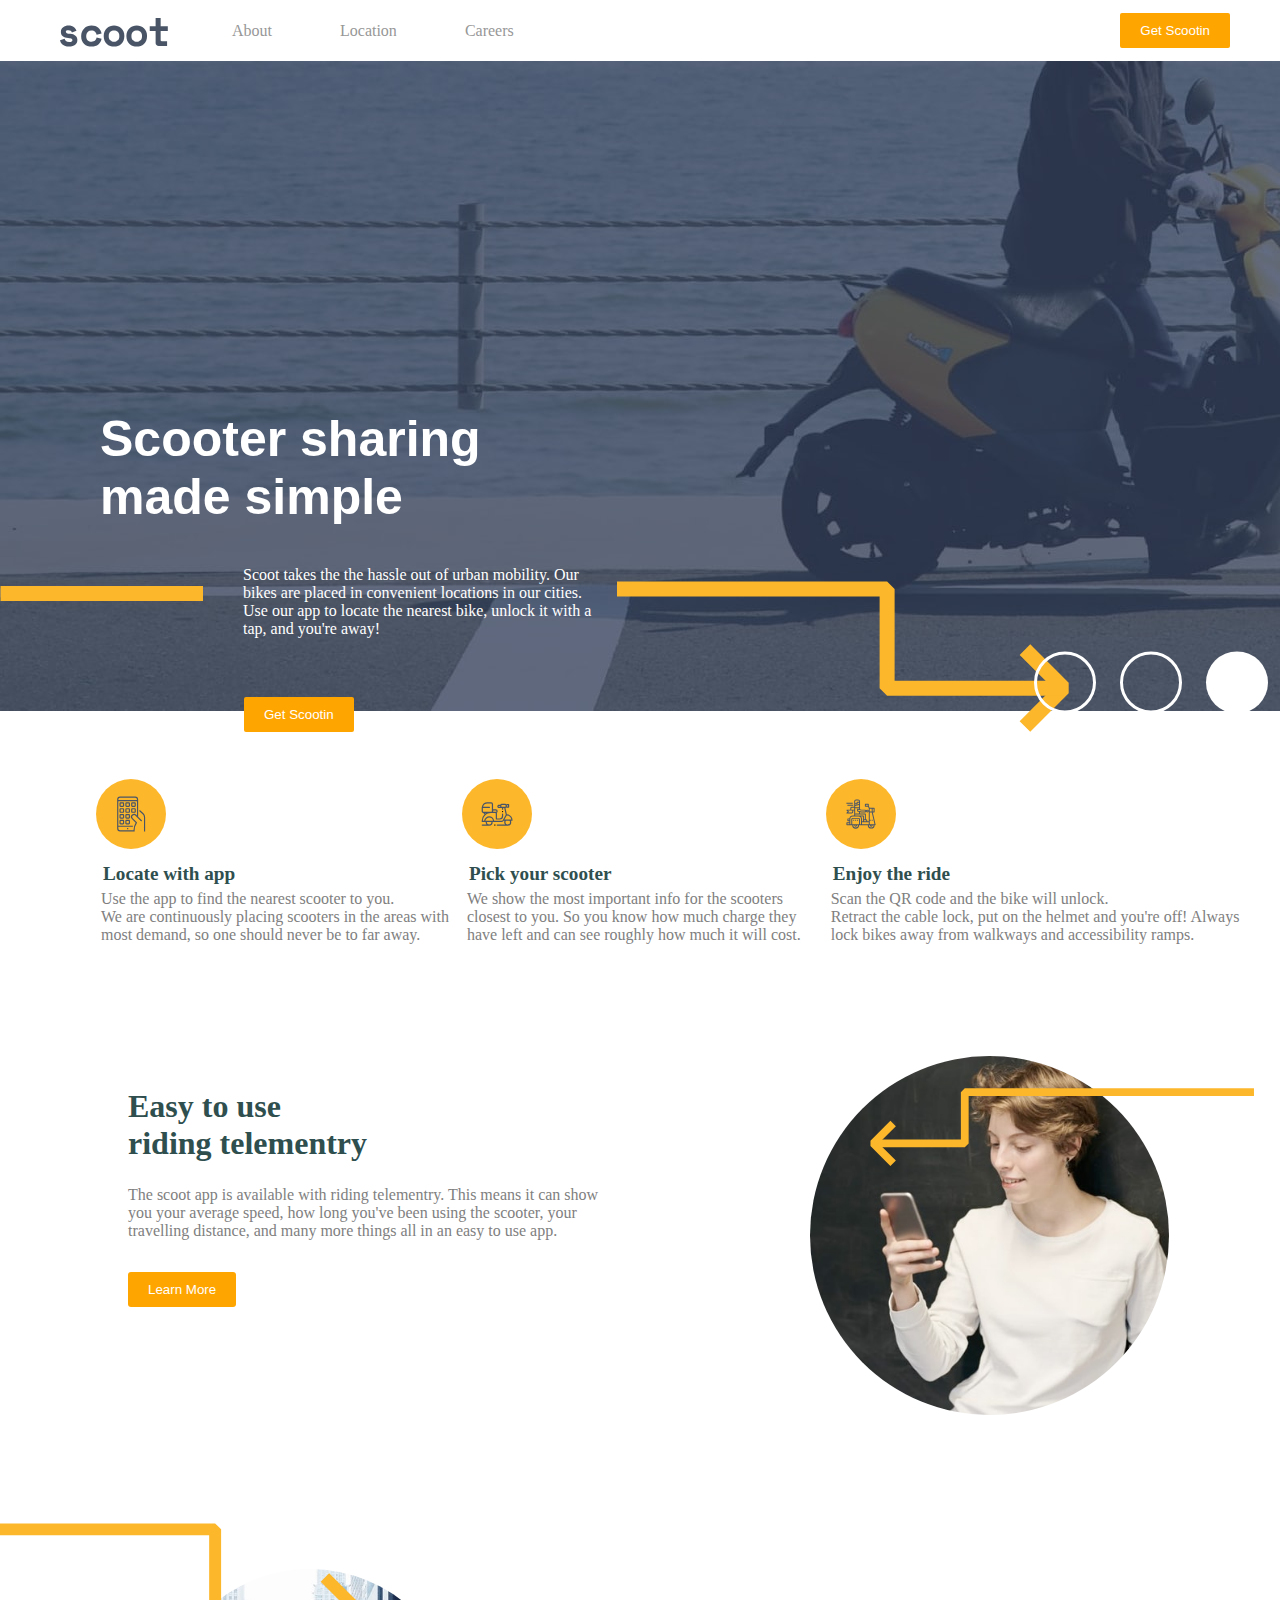
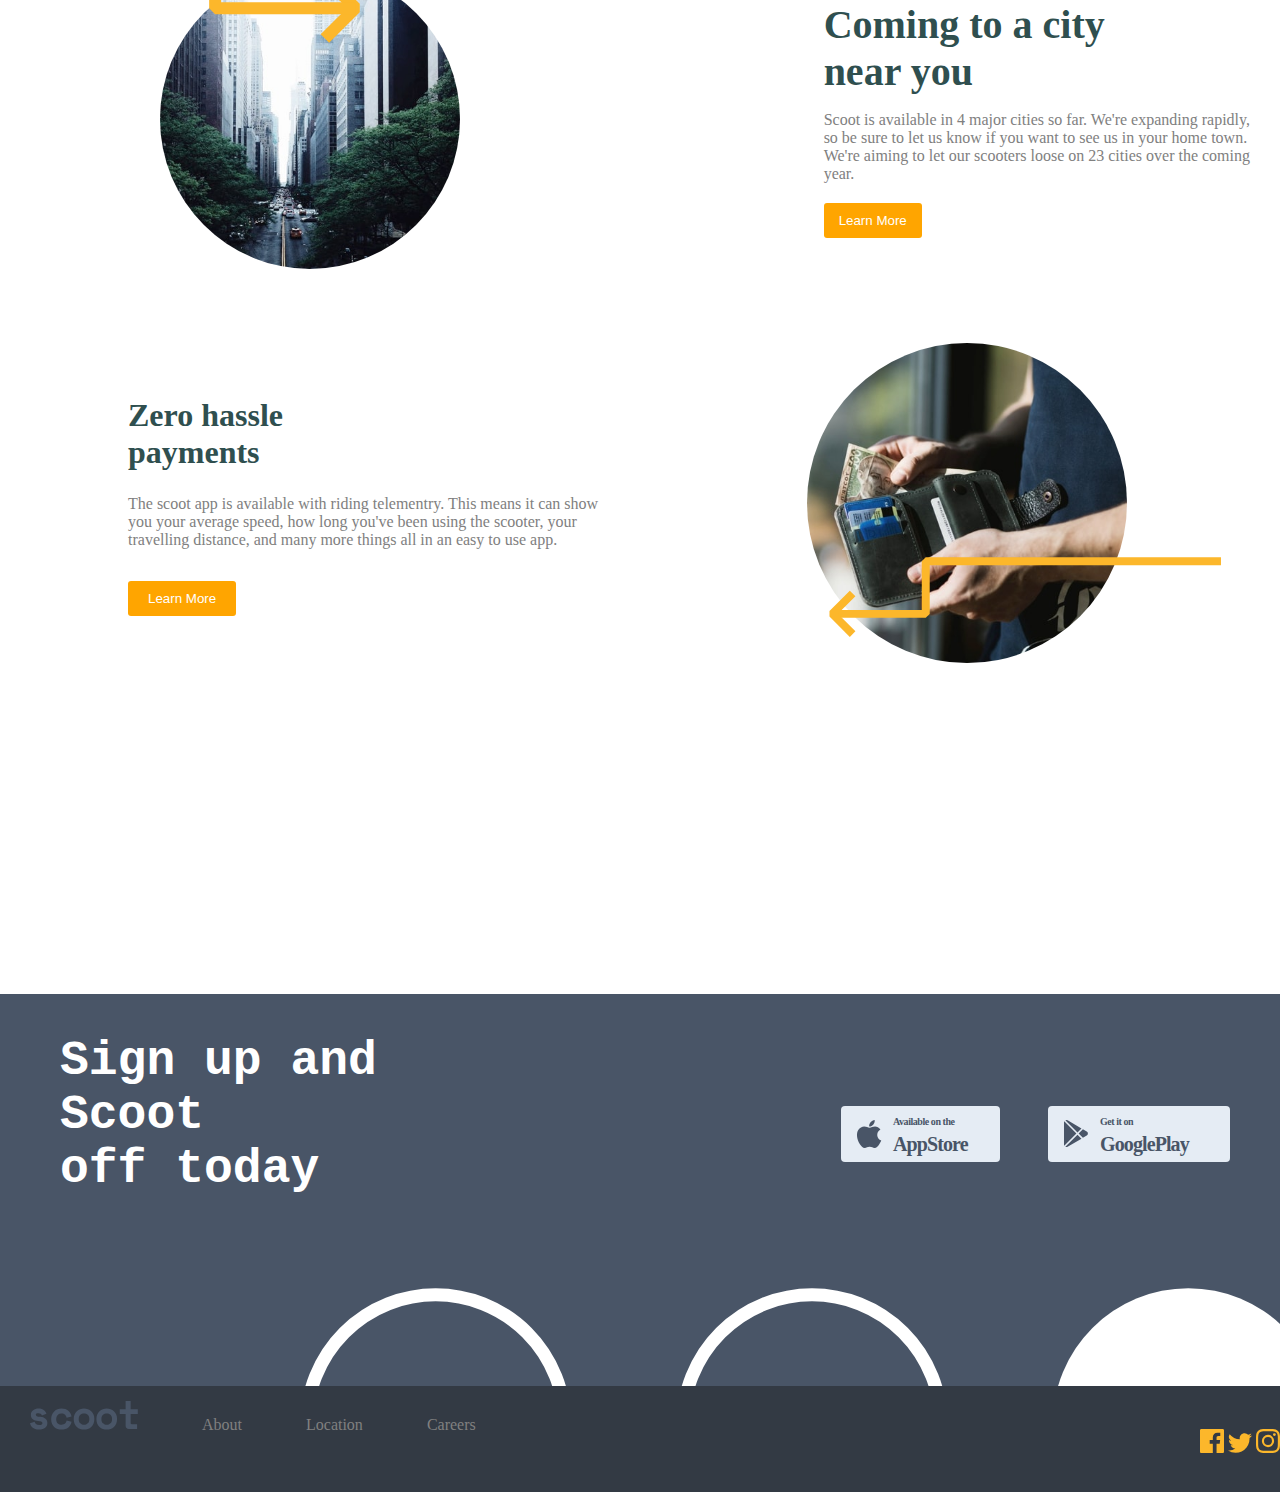
<file: scoot-multi-page-website/index.html>
<!DOCTYPE html>
<html lang="en">
  <head>
    <meta charset="UTF-8" />
    <meta name="viewport" content="width=device-width, initial-scale=1.0" />
    <link rel="stylesheet" href="css/style.css" />
    <link rel="stylesheet" href="css/responsive.css" />
    <link
      rel="stylesheet"
      href="https://cdnjs.cloudflare.com/ajax/libs/font-awesome/6.4.0/css/all.min.css"
      integrity="sha512-iecdLmaskl7CVkqkXNQ/ZH/XLlvWZOJyj7Yy7tcenmpD1ypASozpmT/E0iPtmFIB46ZmdtAc9eNBvH0H/ZpiBw=="
      crossorigin="anonymous"
      referrerpolicy="no-referrer"
    />
    <title>Scoot multipage website</title>
  </head>

  <body>
    <header class="header">
      <div class="header-content">
        <div class="app">
          <a href="./index.html" class="scoot-image"
            ><img src="./assets/logo.svg"
          /></a>
          <nav class="nav-bar">
            <a href="./html/about.html">About</a>
            <a href="./html/locations.html">Location</a>
            <a href="./html/careers.html">Careers</a>
          </nav>
        </div>
        <button class="get">Get Scootin</button>
        <div class="nav-mobile">
          <i class="fa-solid fa-bars"></i>
        </div>
      </div>

      <div class="dropdown-menu">
        <li><a href="./html/about.html">About</a></li>
        <li><a href="./html/locations.html">Location</a></li>
        <li><a href="./html/careers.html">Careers</a></li>

        <button class="getting">Get Scootin</button>
      </div>
    </header>
    <div class="bike">
      <img src=./assets/images/home-hero-desktop.jpg class="hello">
      <div class="bike-content">
        <h1 class="scooter">
          Scooter sharing <br />
          made simple
        </h1>
        <div class="timeless">
          <img src="./assets/patterns/line.svg" class="image-line" />
          <div class="ride_paragraph">
            <p class="ride">
              Scoot takes the the hassle out of urban mobility. Our bikes are
              placed in convenient locations in our cities. Use our app to
              locate the nearest bike, unlock it with a tap, and you're away!
            </p>
          </div>
          <div class="shapes">
            <img src="./assets/patterns/right-arrow.svg" class="right_arrow" />
            <img src="./assets/patterns/white-circles.svg" class="closed" />
          </div>
        </div>

        <button class="button">Get Scootin</button>
      </div>
    </div>

    <div class="options">
      <div class="idea">
        <img src="./assets/icons/locate.svg" />
        <p class="choice">Locate with app</p>
        <p class="writing">
          Use the app to find the nearest scooter to you.<br class="break" />We
          are continuously placing scooters in the areas with most demand, so
          one should never be to far away.
        </p>
      </div>

      <div class="idea">
        <img src="assets/icons/scooter.svg" />
        <p class="choice">Pick your scooter</p>
        <p class="writing">
          We show the most important info for the scooters<br class="break" />
          closest to you. So you know how much charge they have left and can see
          roughly how much it will cost.
        </p>
      </div>

      <div class="idea">
        <img src="./assets/icons/ride.svg" />
        <p class="choice">Enjoy the ride</p>
        <p class="writing">
          Scan the QR code and the bike will unlock.<br class="break" />
          Retract the cable lock, put on the helmet and you're off! Always lock
          bikes away from walkways and accessibility ramps.
        </p>
      </div>
    </div>

    <div class="container">
      <div class="content1">
        <h1 class="telementry">Easy to use <br />riding telementry</h1>
        <p class="text">
          The scoot app is available with riding telementry. This means it can
          show you your average speed, how long you've been using the scooter,
          your travelling distance, and many more things all in an easy to use
          app.
        </p>
        <button class="learn">Learn More</button>
      </div>

      <div class="images">
        <img src="assets/images/telemetry.jpg" class="content-2" />
      </div>
      <img src="./assets/patterns/left-downward-arrow.svg" class="left-arrow" />
    </div>

    <div class="container2">
      <div class="content-a">
        <div class="city">
          <img src="assets/images/near-you.jpg" />
        </div>
        <div class="right-angle">
          <img src="assets/patterns/right-arrow.svg" />
        </div>
      </div>
      <div class="content-b">
        <h1 class="page">Coming to a city <br class="break" />near you</h1>
        <p class="payment">
          Scoot is available in 4 major cities so far. We're expanding
          rapidly,<br class="break" />
          so be sure to let us know if you want to see us in your home town.<br
            class="break"
          />
          We're aiming to let our scooters loose on 23 cities over the coming
          year.
        </p>
        <button class="learning">Learn More</button>
      </div>
    </div>

    <div class="container">
      <div class="content1">
        <h1 class="telementry">Zero hassle<br />payments</h1>
        <p class="text">
          The scoot app is available with riding telementry. This means it can
          show you your average speed, how long you've been using the scooter,
          your travelling distance, and many more things all in an easy to use
          app.
        </p>
        <button class="learn">Learn More</button>
      </div>

      <div class="images-like">
        <img src="assets/images/payments.jpg" class="content2" />
        <img
          src="./assets/patterns/left-downward-arrow.svg"
          class="left-arrow-1"
        />
      </div>
    </div>

    <footer class="footer">
      <div class="footer-container">
        <div class="footer-content1">
          <h1 class="footer-text">
            Sign up and <br class="break" />Scoot <br />
            off today
          </h1>
        </div>

        <div class="footer-icons">
          <div class="icon1"><img src="./assets/icons/app-store.svg" /></div>
          <div class="icon2"><img src="./assets/icons/google-play.svg" /></div>
        </div>
        <div class="footer-content2">
          <img src="./assets/patterns/white-circles.svg" />
        </div>
      </div>
      <div class="footer-links-container">
        <div class="links">
          <a href="index.html" class="active"
            ><img src="./assets/logo.svg"
          /></a>
          <a href="./html/about.html">About</a>
          <a href="./html/locations.html">Location</a>
          <a href="./html/careers.html">Careers</a>

          <div class="footer-links-icons">
            <img src="./assets/icons/facebook.svg" />
            <img src="./assets/icons/twitter.svg" />
            <img src="./assets/icons/instagram.svg" />
          </div>
        </div>
      </div>
    </footer>

    <script>
      const hamburgerMenu = document.querySelector(".nav-mobile");
      const hamburgerMenuIcon = document.querySelector(".nav-mobile i");
      const dropDownMenu = document.querySelector(".dropdown-menu");

      hamburgerMenu.onclick = function () {
        dropDownMenu.classList.toggle("open");
        const isOpen = dropDownMenu.classList.contains("open");
        hamburgerMenuIcon.classList = isOpen
          ? "fa-solid fa-xmark"
          : "fa-solid fa-bars";
      };
    </script>
  </body>
</html>
</file>
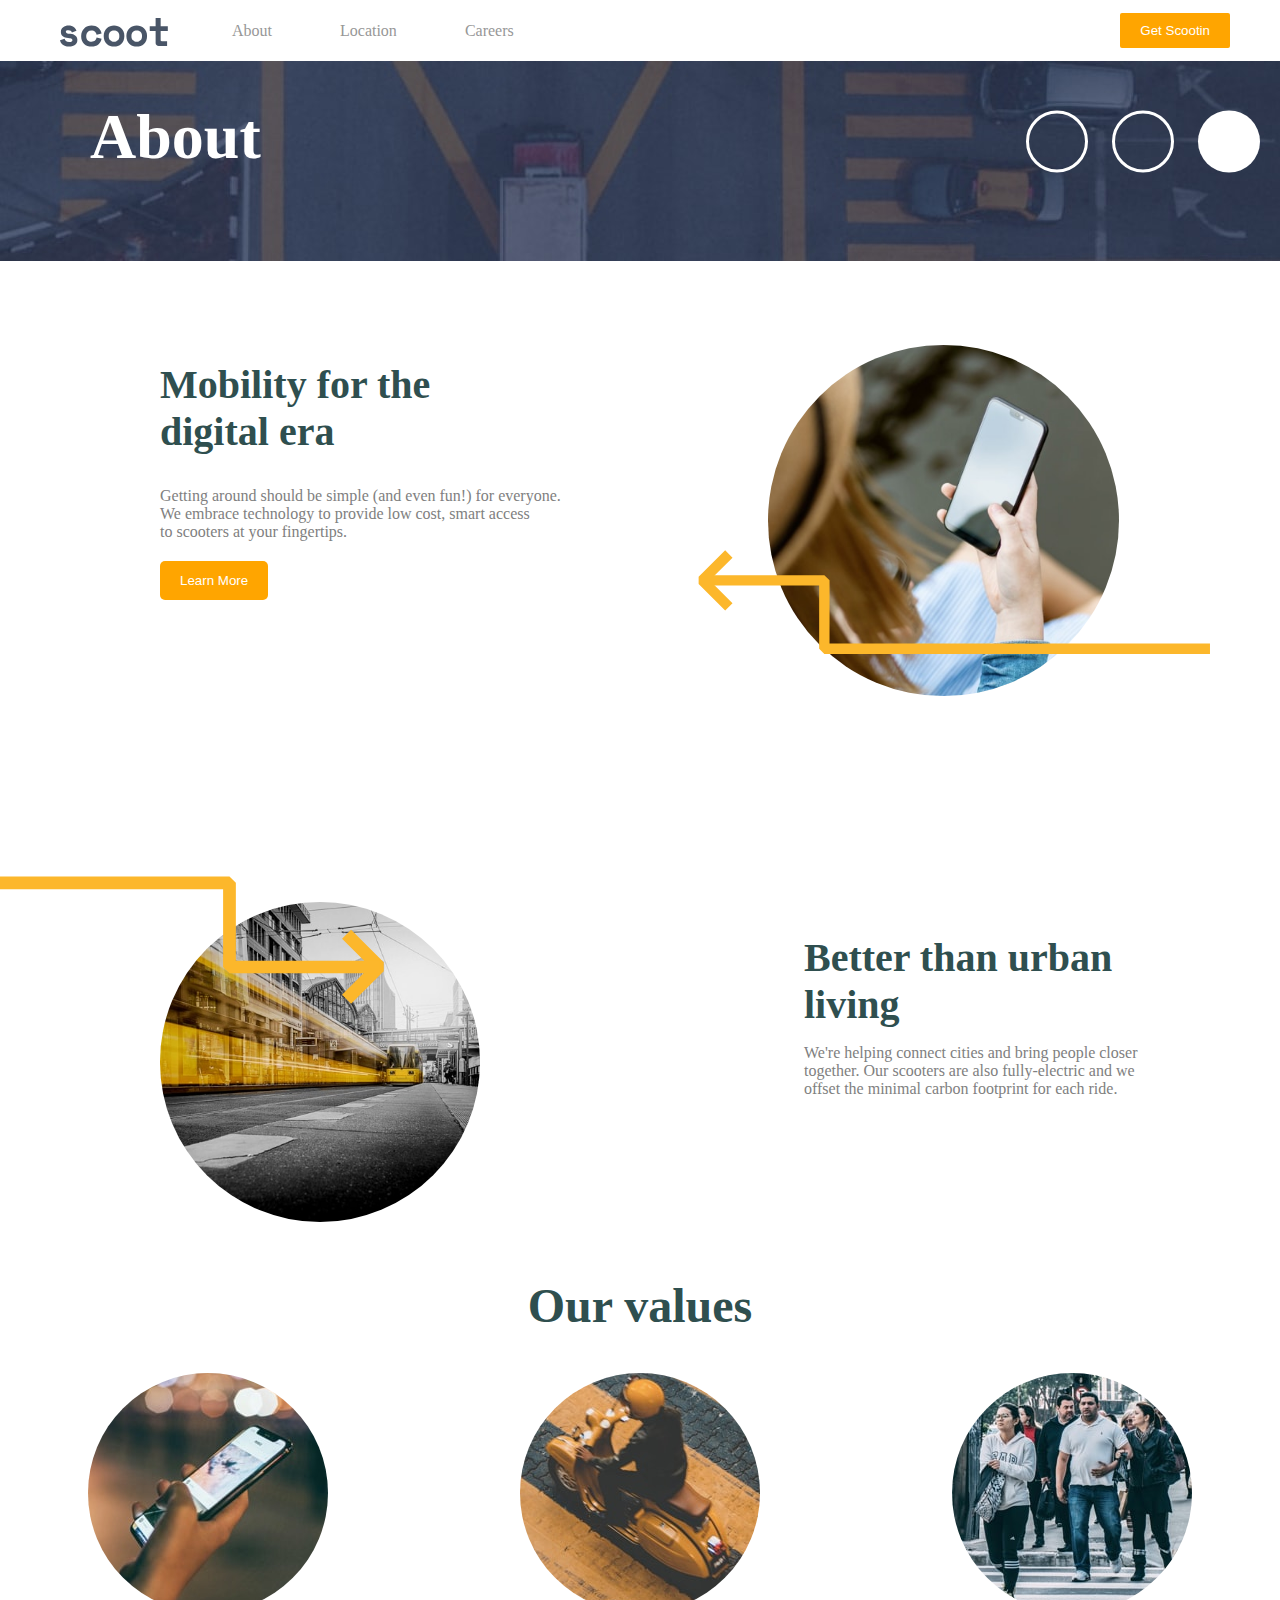
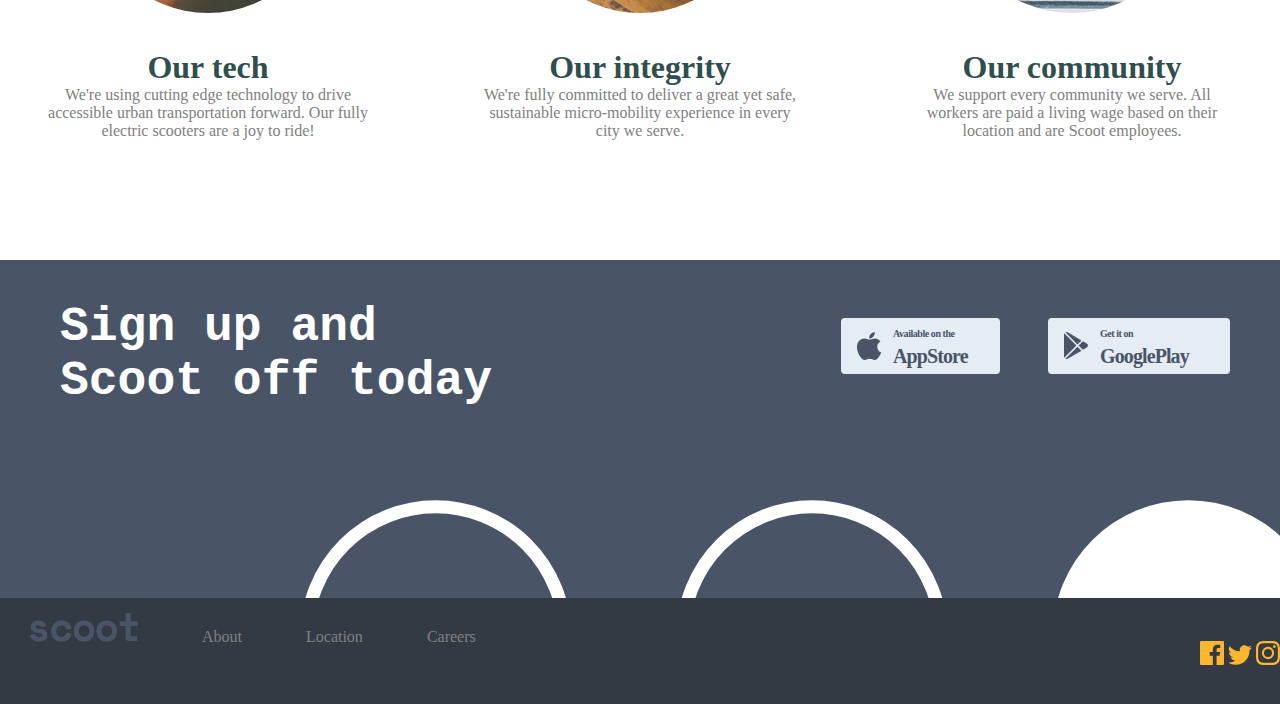
<file: scoot-multi-page-website/html/about.html>
<!DOCTYPE html>
<html lang="en">

<head>
  <meta charset="UTF-8">
  <meta name="viewport" content="width=device-width, initial-scale=1.0">
  <link rel="stylesheet" href="../css/style.css">
  <link rel="stylesheet" href="../css/responsive.css">
  <link rel="stylesheet" href="https://cdnjs.cloudflare.com/ajax/libs/font-awesome/6.4.0/css/all.min.css" integrity="sha512-iecdLmaskl7CVkqkXNQ/ZH/XLlvWZOJyj7Yy7tcenmpD1ypASozpmT/E0iPtmFIB46ZmdtAc9eNBvH0H/ZpiBw==" crossorigin="anonymous" referrerpolicy="no-referrer" />
  <title>Frontend Mentor | Scoot About</title>
</head>

<body>
  <header class="header">
    <div class="header-content">
     <div class="app"> 
      <a href="../index.html" class="scoot-image"><img src="../assets/logo.svg"></a>
      <nav class=nav-bar>
        <a href="../html/about.html">About</a>
        <a href="../html/locations.html">Location</a>
        <a href="../html/careers.html">Careers</a>
      </nav>
     </div>  
      <button class="get">Get Scootin</button>
      <div class="nav-mobile">
        <i class="fa-solid fa-bars"></i>
      </div>
    </div>

    <div class="dropdown-menu">
      <li><a href="../html/about.html">About</a></li>
      <li><a href="../html/locations.html">Location</a></li>
      <li><a href="../html/careers.html">Careers</a></li>
      
      <button class="getting">Get Scootin</button>
    </div>    
  </header>
  
  <div class="about">
    <img src="../assets/images/about-hero-desktop.jpg">
    <div class="circles">
      <img src="../assets/patterns/white-circles.svg">
    </div>
    <h1 class="about-text">About</h1>
  </div>

  <div class="mobile-container">
    <div class="mobile-content">
      <h1 class="mobile">Mobility for the <br>digital era</h1>
      <p class="message">
        Getting around should be simple (and even fun!) for everyone.<br> We embrace technology to provide low cost, smart access <br>to scooters at your fingertips. 
      </p>
      <button class="learns">Learn More</button>
    </div>

    <div class="images">
      <img src="../assets/images/digital-era.jpg" class="phone">
      <img src="../assets/patterns/left-upward-arrow.svg" class="my-arrow">
    </div>
  </div>

  <div class="container4">
    <div class="content-a">
      <div class="city">
        <img src="../assets/images/better-living.jpg">
      </div>
      <div class="right-angle">
        <img src="../assets/patterns/right-arrow.svg">
      </div>
    </div>
    <div class="content-b">
      <h1 class="page">Better than urban <br class="break">living</h1>
      <p class="payment">We're helping connect cities and bring people closer <br class="break">together. Our scooters are also fully-electric and we<br class="break"> offset the minimal carbon footprint for each ride.</p>
    </div>
  </div>
  
  <section id="container2">
    <div class="join">Our values</div>

    <div class="tech-container">
      <div class="tech-images">
        <div class="integrity">
          <img src="../assets/images/our-tech.jpg" class="our-photo">
          <h1 class="mobility">Our tech</h1>
          <p class="mobility-text">We're using cutting edge technology to drive <br>accessible urban transportation forward. Our fully<br> electric scooters are a joy to ride!</p>
        </div>

        <div class="integrity">
          <img src="../assets/images/our-integrity.jpg" class="our-photo">
          <h1 class="mobility">Our integrity</h1>
          <p class="mobility-text">We're fully committed to deliver a great yet safe,<br> sustainable micro-mobility experience in every<br> city we serve.</p>
        </div>

        <div class="integrity">
          <img src="../assets/images/our-community.jpg" class="our-photo">
          <h1 class="mobility">Our community</h1>
          <p class="mobility-text">We support every community we serve. All<br> workers are paid a living wage based on their <br>location and are Scoot employees.</p>
        </div>
      </div>
    </div>
    

  <footer class="footer">
    <div class="footer-container">
      <div class="footer-content1">
        <h1 class="footer-text">Sign up and <br>Scoot off today</h1>
      </div>
      
      <div class="footer-icons">
        <div class="icon1"><img src="../assets/icons/app-store.svg"></div>
      <div class="icon2"><img src="../assets/icons/google-play.svg"></div>
      </div>
      <div class="footer-content2">
        <img src="../assets/patterns/white-circles.svg">
      </div>
    </div>
    <div class="footer-links-container">
      <div class="links">
        <a href="../index.html" class="active"><img src="../assets/logo.svg"></a>
        <a href="../html/about.html">About</a>
        <a href="../html/locations.html">Location</a>
        <a href="../html/careers.html">Careers</a>
        
        <div class="footer-links-icons">
          <img src="../assets/icons/facebook.svg">
          <img src="../assets/icons/twitter.svg">
          <img src="../assets/icons/instagram.svg">
        </div>
      </div>
    </div>  
  </footer>

  <script> 
    const hamburgerMenu = document.querySelector('.nav-mobile')
    const hamburgerMenuIcon = document.querySelector('.nav-mobile i')
    const dropDownMenu = document.querySelector('.dropdown-menu')

    hamburgerMenu.onclick = function(){
      dropDownMenu.classList.toggle('open');
      const isOpen = dropDownMenu.classList.contains('open');
      hamburgerMenuIcon.classList = isOpen
        ? "fa-solid fa-xmark"
        : "fa-solid fa-bars"
    }
  </script> 
</body>
</html>
</file>
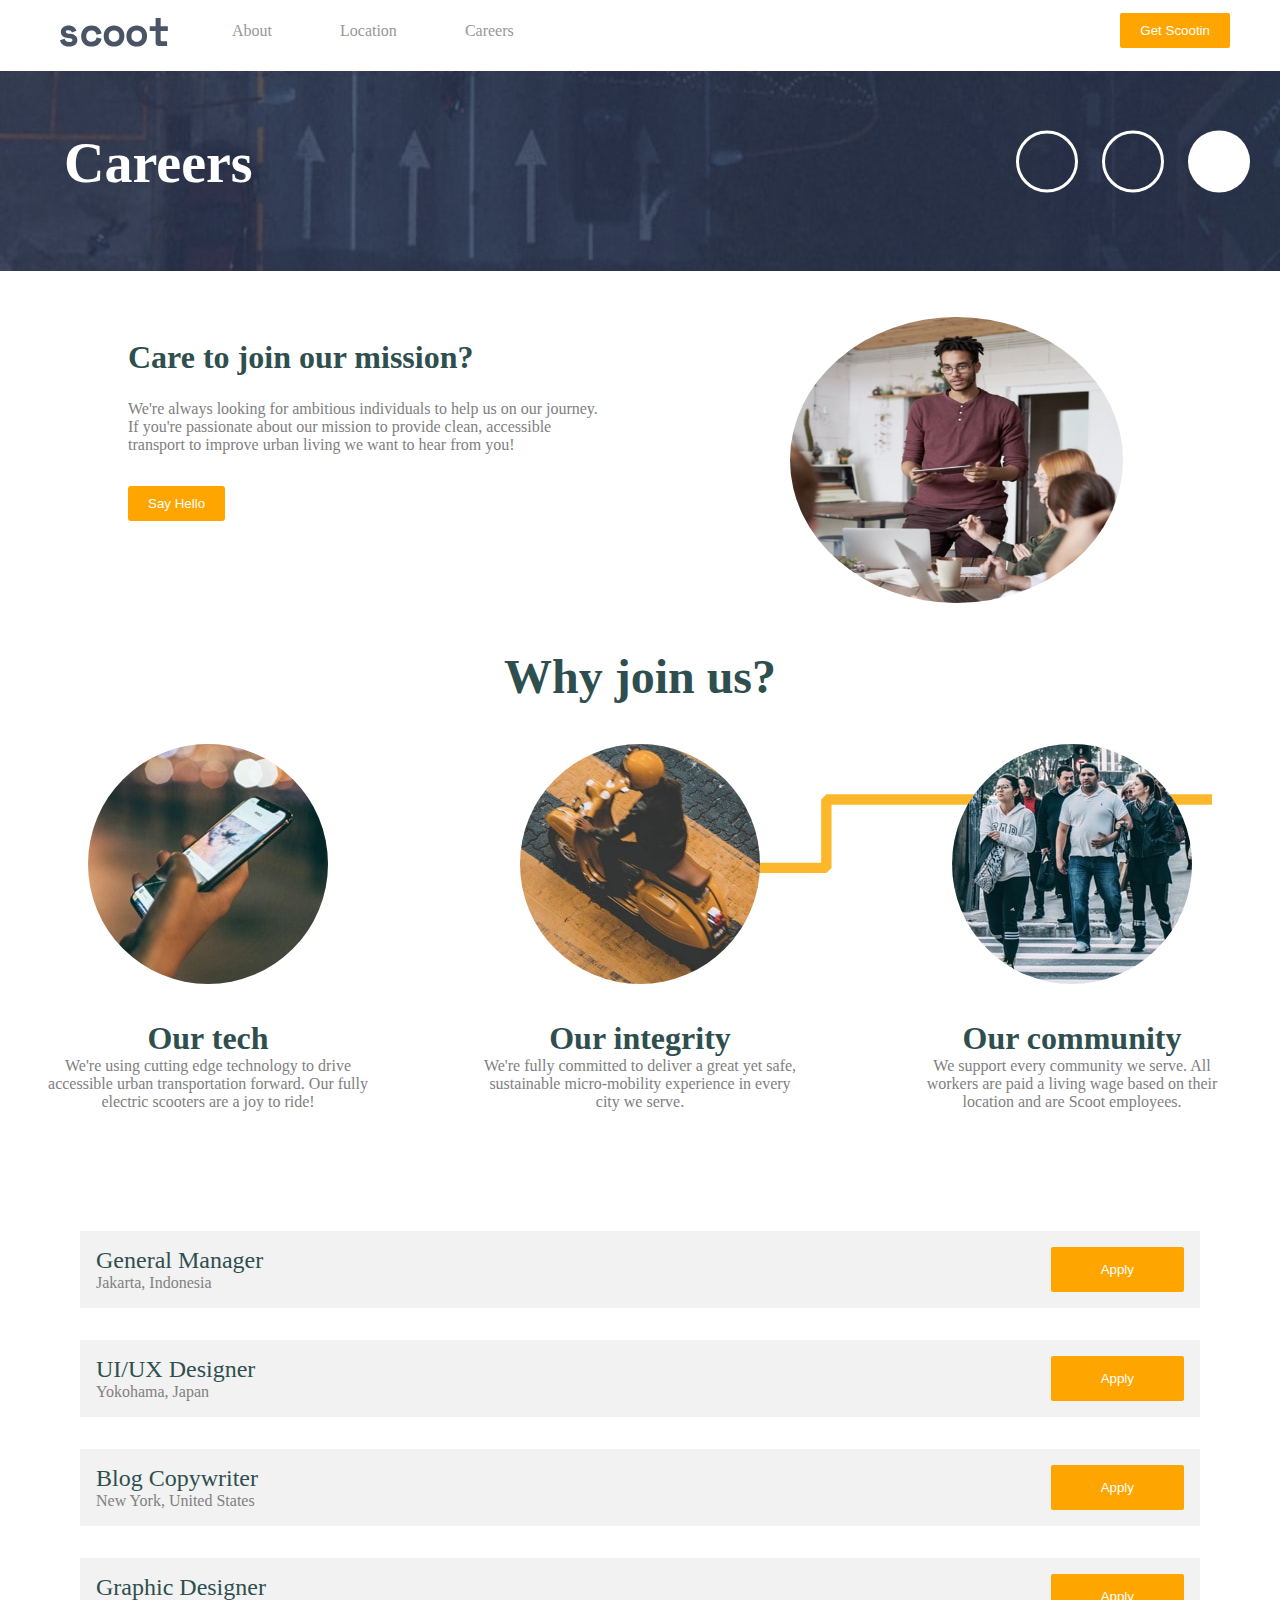
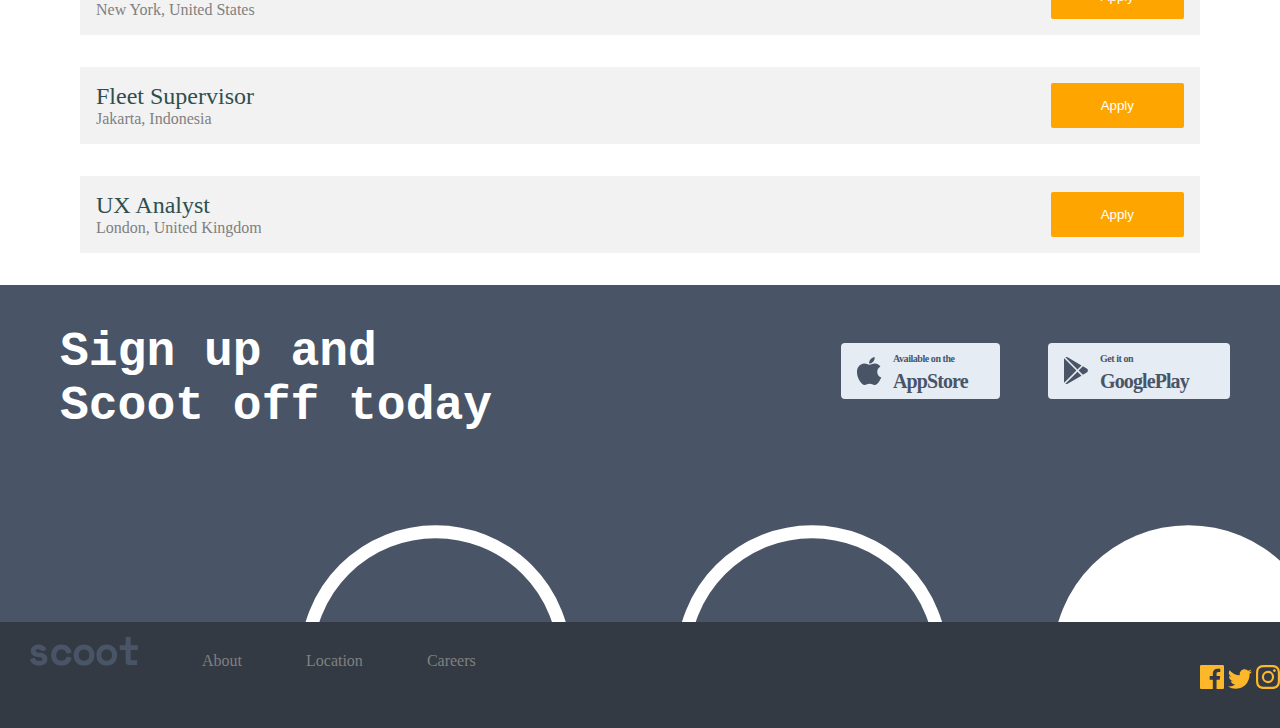
<file: scoot-multi-page-website/html/careers.html>
<!DOCTYPE html>
<html lang="en">

<head>
  <meta charset="UTF-8">
  <meta http-equiv="X-UA-Compatible" content="IE=edge">
  <meta name="viewport" content="width=device-width, initial-scale=1.0">
  <link rel="stylesheet" href="../css/style.css">
  <link rel="stylesheet" href="../css/responsive.css">
  <link rel="stylesheet" href="https://cdnjs.cloudflare.com/ajax/libs/font-awesome/6.4.0/css/all.min.css" integrity="sha512-iecdLmaskl7CVkqkXNQ/ZH/XLlvWZOJyj7Yy7tcenmpD1ypASozpmT/E0iPtmFIB46ZmdtAc9eNBvH0H/ZpiBw==" crossorigin="anonymous" referrerpolicy="no-referrer" />
  <title>Frontend Mentor | Scoot Career</title>
</head>

<body>
  <header class="header">
    <div class="header-content">
      <div class="app">
        <a href="../index.html" class="scoot-image"><img src="../assets/logo.svg"></a>
        <nav class=nav-bar>
          <a href="../html/about.html">About</a>
          <a href="../html/locations.html">Location</a>
          <a href="../html/careers.html">Careers</a>
        </nav>
      </div>  
        <button class="get">Get Scootin</button>
    </div>
    <div class="nav-mobile">
      <i class="fa-solid fa-bars"></i>
    </div>  

    <div class="dropdown-menu">
      <li><a href="../html/about.html">About</a></li>
      <li><a href="../html/locations.html">Location</a></li>
      <li><a href="../html/careers.html">Careers</a></li>
      
      <button class="getting">Get Scootin</button>
    </div>
  </header>
  <div class="career">
    <img src="../assets/images/careers-locations-hero-desktop.jpg">
    <h1 class="career-text">Careers</h1>
    <div class="career-circles">
      <img src="../assets/patterns/white-circles.svg">
    </div>
  </div>

  <div class="container">
    <div class="content1">
      <h1 class="telementry">Care to join our mission?</h1>
      <p class="text">
        We're always looking for ambitious individuals to help us on our journey. If you're passionate about our mission
        to provide clean, accessible transport to improve urban living we want to hear from you!
      </p>
      <button class="learn">Say Hello</button>
    </div>

    <div class="images">
      <img src="../assets/images/join-us.jpg" class="content2">
      <img src="../assets/patterns/left-downward-arrow.svg" class="left-direction">
    </div>
  </div>

  <section id="container2">
    <div class="join">Why join us?</div>

    <div class="tech-container">
      <div class="tech-images">
        <div class="integrity">
          <img src="../assets/images/our-tech.jpg" class="our-photo">
          <h1 class="mobility">Our tech</h1>
          <p class="mobility-text">We're using cutting edge technology to drive <br>accessible urban transportation forward. Our fully<br> electric scooters are a joy to ride!</p>
        </div>

        <div class="integrity">
          <img src="../assets/images/our-integrity.jpg" class="our-photo">
          <h1 class="mobility">Our integrity</h1>
          <p class="mobility-text">We're fully committed to deliver a great yet safe,<br> sustainable micro-mobility experience in every<br> city we serve.</p>
        </div>

        <div class="integrity">
          <img src="../assets/images/our-community.jpg" class="our-photo">
          <h1 class="mobility">Our community</h1>
          <p class="mobility-text">We support every community we serve. All<br> workers are paid a living wage based on their <br>location and are Scoot employees.</p>
        </div>
      </div>
    </div>
    
      <div class="general">
        <div class="analyst">
          <div class="manager">General Manager</div>
          <div class="country">Jakarta, Indonesia</div>
        </div>

        <button class="apply">Apply</button>
      </div>

      <div class="general">
        <div class="analyst">
          <div class="manager">UI/UX Designer</div>
          <div class="country">Yokohama, Japan</div>
        </div>

        <button class="apply">Apply</button>
      </div>

      <div class="general">
        <div class="analyst">
          <div class="manager">Blog Copywriter</div>
          <div class="country">New York, United States</div>
        </div>

        <button class="apply">Apply</button>
      </div>

      <div class="general">
        <div class="analyst">
          <div class="manager">Graphic Designer</div>
          <div class="country">New York, United States</div>
        </div>

        <button class="apply">Apply</button>
      </div>

      <div class="general">
        <div class="analyst">
          <div class="manager">Fleet Supervisor</div>
          <div class="country">Jakarta, Indonesia</div>
        </div>

        <button class="apply">Apply</button>
      </div>

      <div class="general">
        <div class="analyst">
          <div class="manager">UX Analyst</div>
          <div class="country">London, United Kingdom</div>
        </div>

        <button class="apply">Apply</button>
      </div>
    </section>


  <footer class="footer">
    <div class="footer-container">
      <div class="footer-content1">
        <h1 class="footer-text">Sign up and <br>Scoot off today</h1>
      </div>

      <div class="footer-icons">
        <div class="icon1"><img src="../assets/icons/app-store.svg"></div>
        <div class="icon2"><img src="../assets/icons/google-play.svg"></div>
      </div>
      <div class="footer-content2">
        <img src="../assets/patterns/white-circles.svg">
      </div>
    </div>
    <div class="footer-links-container">
      <div class="links">
        <a href="../index.html" class="active"><img src="../assets/logo.svg"></a>
        <a href="../html/about.html">About</a>
        <a href="../html/locations.html">Location</a>
        <a href="../html/careers.html">Careers</a>

        <div class="footer-links-icons">
          <img src="../assets/icons/facebook.svg">
          <img src="../assets/icons/twitter.svg">
          <img src="../assets/icons/instagram.svg">
        </div>
      </div>
    </div>
  </footer>

  <script> 
    const hamburgerMenu = document.querySelector('.nav-mobile')
    const hamburgerMenuIcon = document.querySelector('.nav-mobile i')
    const dropDownMenu = document.querySelector('.dropdown-menu')

    hamburgerMenu.onclick = function(){
      dropDownMenu.classList.toggle('open');
      const isOpen = dropDownMenu.classList.contains('open');
      hamburgerMenuIcon.classList = isOpen
        ? "fa-solid fa-xmark"
        : "fa-solid fa-bars"
    }
  </script> 
</body>

</html>
</file>
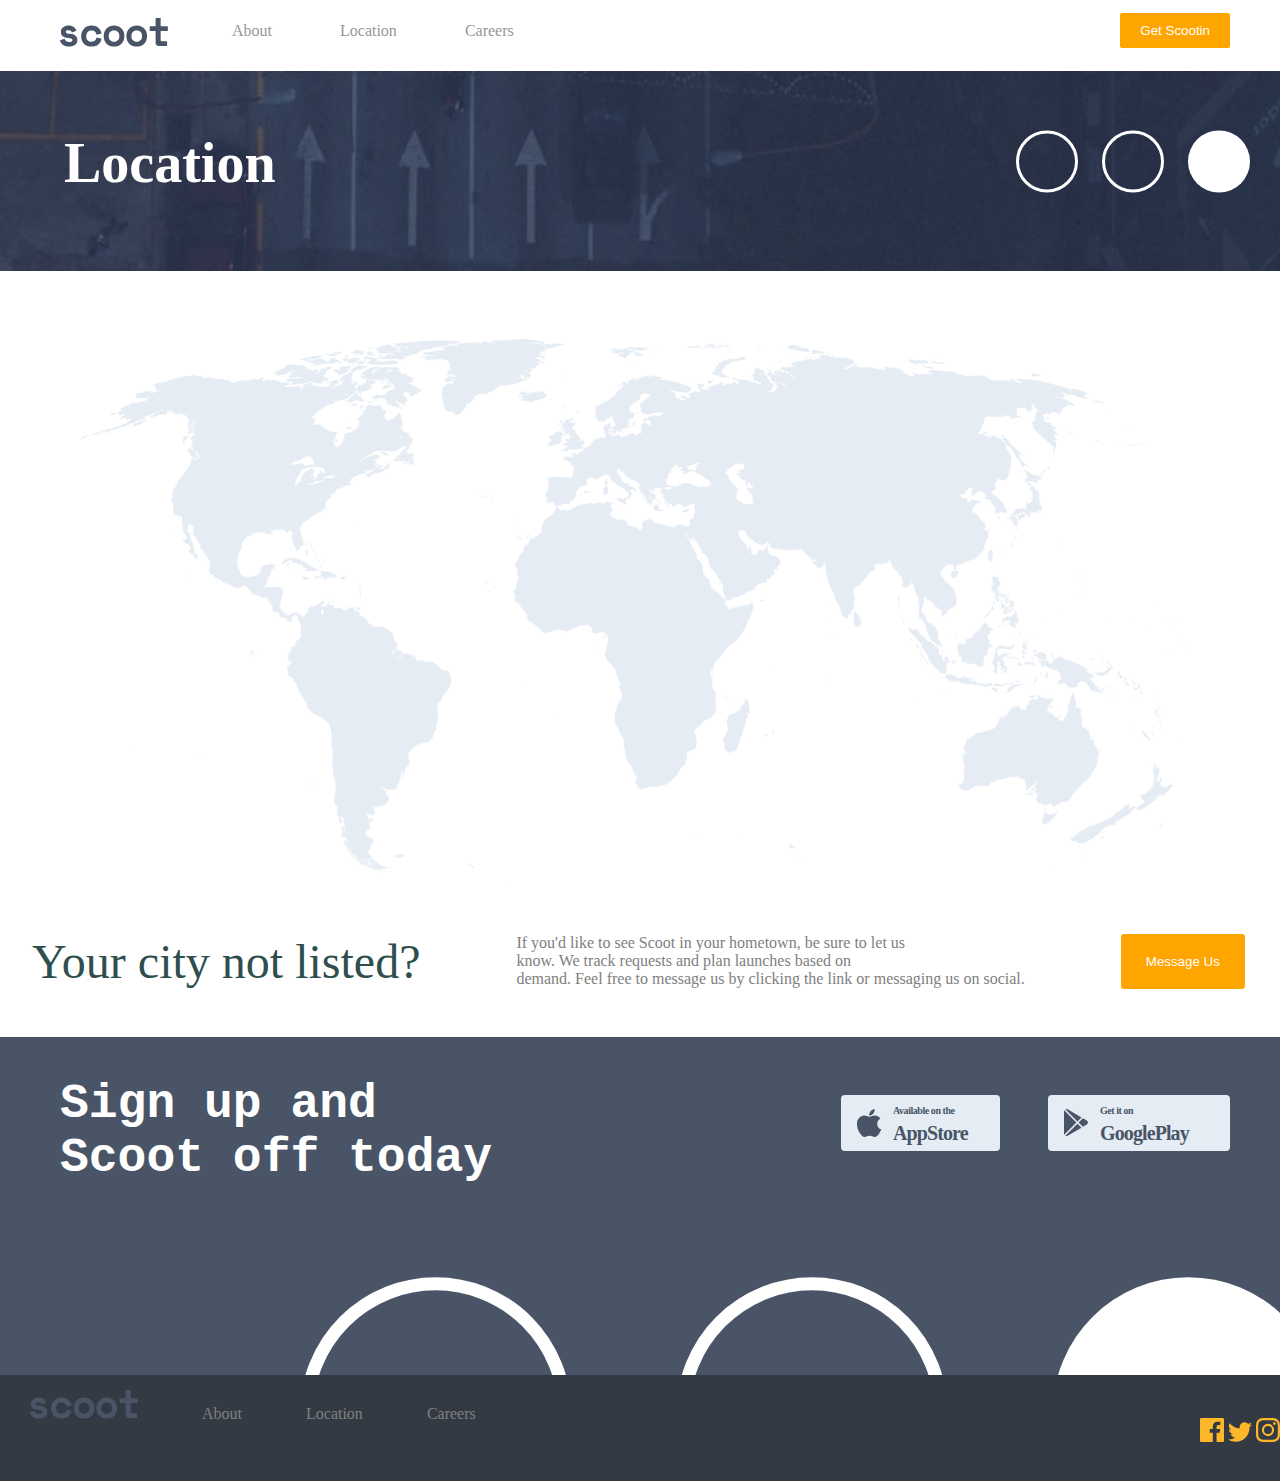
<file: scoot-multi-page-website/html/locations.html>
<!DOCTYPE html>
<html lang="en">
<head>
  <meta charset="UTF-8">
  <meta http-equiv="X-UA-Compatible" content="IE=edge">
  <meta name="viewport" content="width=device-width, initial-scale=1.0">
  <link rel="stylesheet" href="../css/style.css">
  <link rel="stylesheet" href="../css/responsive.css">
  <link rel="stylesheet" href="https://cdnjs.cloudflare.com/ajax/libs/font-awesome/6.4.0/css/all.min.css" integrity="sha512-iecdLmaskl7CVkqkXNQ/ZH/XLlvWZOJyj7Yy7tcenmpD1ypASozpmT/E0iPtmFIB46ZmdtAc9eNBvH0H/ZpiBw==" crossorigin="anonymous" referrerpolicy="no-referrer" />
  <title>Frontend Mentor | Scoot Location</title>
</head>
<body>
  <header class="header">
    <div class="header-content">
     <div class="app"> 
        <a href="../index.html" class="scoot-image"><img src="../assets/logo.svg"></a>
        <nav class=nav-bar>
          <a href="../html/about.html">About</a>
          <a href="../html/locations.html">Location</a>
          <a href="../html/careers.html">Careers</a>
        </nav>
      </div>  
      <button class="get">Get Scootin</button>
      <div class="nav-mobile">
        <i class="fa-solid fa-bars"></i>
      </div>
    </div>

    <div class="dropdown-menu">
      <li><a href="../html/about.html">About</a></li>
      <li><a href="../html/locations.html">Location</a></li>
      <li><a href="../html/careers.html">Careers</a></li>
      
      <button class="getting">Get Scootin</button>
    </div>

    <div class="career">
      <img src="../assets/images/careers-locations-hero-desktop.jpg">
      <h1 class="career-text">Location</h1>
      <div class="career-circles">
        <img src="../assets/patterns/white-circles.svg">
      </div>
    </div>
  </header>  
    <div class="world-map">
      <img src="../assets/images/world-map-desktop.png">
    </div>

    <div class="mobile-map">
      <img src="../assets/images/world-map-mobile.png">
    </div>

    <div class="cities">
      <div class="london">New York</div>
      <div class="london">London</div>
      <div class="london">Jakarta</div>
      <div class="london">Yokohama</div>
    </div>
    
    <div class="map-container">
      <div class="map-text">
        Your city not listed?
      </div>

      <div class="map-message">
        If you'd like to see Scoot in your hometown, be sure to let us <br class="break">know. We track requests and plan launches based on <br class="break">demand. Feel free to message us by clicking the link or messaging us on social. 
      </div>

      <button class="message-button">
        Message Us
      </button>
    </div>    

    <footer class="footer">
      <div class="footer-container">
        <div class="footer-content1">
          <h1 class="footer-text">Sign up and <br>Scoot off today</h1>
        </div>
        
        <div class="footer-icons">
          <div class="icon1"><img src="../assets/icons/app-store.svg"></div>
        <div class="icon2"><img src="../assets/icons/google-play.svg"></div>
        </div>
        <div class="footer-content2">
          <img src="../assets/patterns/white-circles.svg">
        </div>
      </div>
      <div class="footer-links-container">
        <div class="links">
          <a href="../index.html" class="active"><img src="../assets/logo.svg"></a>
          <a href="../html/about.html">About</a>
          <a href="../html/locations.html">Location</a>
          <a href="../html/careers.html">Careers</a>
          
          <div class="footer-links-icons">
            <img src="../assets/icons/facebook.svg">
            <img src="../assets/icons/twitter.svg">
            <img src="../assets/icons/instagram.svg">
          </div>
        </div>
      </div>  
    </footer>
    <script> 
      const hamburgerMenu = document.querySelector('.nav-mobile')
      const hamburgerMenuIcon = document.querySelector('.nav-mobile i')
      const dropDownMenu = document.querySelector('.dropdown-menu')
  
      hamburgerMenu.onclick = function(){
        dropDownMenu.classList.toggle('open');
        const isOpen = dropDownMenu.classList.contains('open');
        hamburgerMenuIcon.classList = isOpen
          ? "fa-solid fa-xmark"
          : "fa-solid fa-bars"
      }
    </script> 
</body>
</html>
</file>
<file: scoot-multi-page-website/css/style.css>
* {
  margin: 0;
  padding: 0;
  text-decoration: none;
  list-style-type: none;
}

.scoot {
  margin-left: 25px;
  font-family: Cambria, Cochin, Georgia, Times, "Times New Roman", serif;
  font-size: 1.5rem;
  font-weight: 800;
  color: darkslategray;
}

.scoot-image {
  margin: 18px 0 0 60px;
}

.app {
  display: flex;
  align-items: center;
  gap: 2rem;
}

.nav-bar {
  margin-top: 10px;
}

.nav-bar a {
  padding: 0 2rem;
  color: #979797;
}

.nav-bar a:hover {
  color: orange;
}

.nav-mobile {
  display: none;
}

.dropdown-menu {
  display: none;
  position: absolute;
  height: 0;
  top: 4rem;
  width: 300px;
  transition: 0, 2s cubic-bezier(0.175, 0.885, 0.32, 1.275);
  overflow: hidden;
  z-index: 1000;
}

.dropdown-menu.open {
  min-height: 40.5rem;
}

.header-content {
  display: flex;
  align-items: center;
  justify-content: space-between;
}

.get {
  margin: 10px 50px 0 0;
  background: orange;
  color: #fff;
  border: none;
  padding: 10px 20px;
  border-radius: 2px;
  cursor: pointer;
}

.get:hover {
  color: orange;
  background: white;
  border: 2px solid orange;
}

.bike {
  overflow: hidden;
  margin-top: 10px;
}

.bike-content {
  position: absolute;
  top: 50%;
  color: #fff;
  margin-left: 100px;
}

.scooter {
  font-size: 50px;
  position: relative;
  bottom: 40px;
  font-family: Verdana, Geneva, Tahoma, sans-serif;
}

.timeless {
  display: flex;
}

.image-line {
  height: 15px;
  position: relative;
  top: 20px;
  right: 100px;
}

.ride_paragraph {
  width: 30%;
}

.ride {
  position: relative;
  right: 60px;
}

.shapes {
  display: flex;
}

.right_arrow {
  bottom: -15px;
  position: relative;
  right: 40px;
}

.closed {
  margin-right: 10px;
  /* height:50%; */
  overflow: hidden;
  position: absolute;
  right: 2px;
  bottom: 38px;
}

.button {
  background: #ffa500;
  color: #fff;
  border: none;
  padding: 10px 20px;
  border-radius: 2px;
  margin-left: 9rem;
  cursor: pointer;
  position: relative;
  bottom: 20px;
}

.button:hover {
  color: orange;
  background: none;
  border: 2px solid orange;
}

.options {
  display: flex;
  margin: 4rem 2rem 9rem 6rem;
}

.options .idea img {
  height: 70px;
  width: 70px;
}

.choice {
  font-size: 1.2rem;
  font-weight: 800;
  color: darkslategray;
  margin: 10px 0 5px 7px;
}

.writing {
  color: gray;
  padding: 0 5px;
}

.telementry {
  color: darkslategray;
  margin-left: 5rem;
  margin-bottom: 1.5rem;
  font-family: Georgia, "Times New Roman", Times, serif;
}

.images .content-2 {
  border-radius: 50%;
  height: 80%;
  margin-left: 90px;
}

.images-like .content-2 {
  border-radius: 50%;
  height: 80%;
  margin-left: 90px;
}

.text {
  color: gray;
  margin-left: 5rem;
}

.learn {
  color: #fff;
  background: orange;
  border: none;
  border-radius: 3px;
  padding: 10px 20px;
  margin-left: 5rem;
  margin-top: 2rem;
}

.learn:hover {
  background: none;
  color: orange;
  border: 2px solid orange;
}

.container {
  display: grid;
  grid-template-columns: 1fr 1fr;
  gap: 4rem;
  margin: 0 3rem 4rem;
}

.images {
  margin-left: 3rem;
  margin-top: -2rem;
}

.images-like {
  /* margin-left:4rem;
    margin-top:9rem; */
  position: relative;
  top: 35%;
  left: 45px;
}

.content2 {
  position: relative;
  border-radius: 100%;
  height: 60%;
  left: 90px;
  bottom: 240px;
}

.left-arrow {
  position: absolute;
  right: 2%;
  width: 30%;
}

.left-arrow-1 {
  position: relative;
  left: 20%;
  bottom: 350px;
  width: 70%;
}

.city img {
  border-radius: 100%;
  margin-left: 10rem;
  width: 50%;
}

.right-angle img {
  width: 80%;
  position: relative;
  top: 50px;
}

.container2 {
  display: flex;
  gap: 10rem;
  position: relative;
}

.right-angle {
  position: relative;
  bottom: 25rem;
}

.right-angle img {
  width: 60%;
}

.page {
  color: darkslategray;
  font-size: 2.5rem;
  margin: 2rem 4rem 1rem;
}

.payment {
  color: grey;
  margin-left: 4rem;
}

.learning {
  background: orange;
  color: #fff;
  border: none;
  border-radius: 3px;
  padding: 10px 15px;
  margin-top: 20px;
  margin-left: 4rem;
}

.learning:hover {
  background: none;
  color: orange;
  border: 2px solid orange;
}

/* FOOTER STARTS HERE*/
.footer-container {
  background: #495567;
  overflow: hidden;
}

.footer-text {
  color: #fff;
  font-size: 3rem;
  margin-top: -50px;
  position: relative;
  top: 90px;
  left: 60px;
  font-family: "Courier New", Courier, monospace;
}

.footer-icons {
  position: absolute;
  right: 50px;
  display: flex;
  gap: 3rem;
}

.footer .footer-content2 img {
  height: 50%;
  width: 80%;
  position: relative;
  left: 300px;
  top: 180px;
}

.footer .links {
  background: #333a44;
  padding-bottom: 15px;
  overflow: hidden;
}

.footer .links img {
  padding-top: 15px;
}

.footer .links a {
  color: grey;
  text-decoration: none;
  padding: 0 30px;
}

.footer-links-container .links a:hover {
  color: orange;
}

.footer-links-icons {
  position: relative;
  left: 1200px;
  bottom: 20px;
  cursor: pointer;
}

/* FOOTER ENDS HERE */

/* ABOUT PAGE STARTS HERE*/

.about {
  margin-top: 10px;
  overflow: hidden;
}

.about-text {
  position: absolute;
  top: 100px;
  color: #fff;
  left: 90px;
  font-size: 4rem;
  font-family: Georgia, "Times New Roman", Times, serif;
}

.about .circles {
  position: absolute;
  top: 110px;
  right: 20px;
}

.phone {
  border-radius: 100%;
  height: 55%;
  margin: 80px 50px 0 0;
  /* position: absolute;
    right: 100px; */
}

.mobile-container,
.container4 {
  display: grid;
  grid-template-columns: repeat(2, 1fr);
}

.mobile-container {
  margin: 2rem 0 0 10rem;
}

.mobile-content {
  margin-top: 4rem;
}

.container4 .content-b {
  margin-left: 100px;
}

.mobile {
  color: darkslategray;
  font-size: 2.5rem;
}

.message {
  color: grey;
  margin-top: 2rem;
}

.learns {
  color: #fff;
  background: orange;
  border: none;
  border-radius: 5px;
  padding: 12px 20px;
  margin-top: 20px;
}

.learns:hover {
  color: orange;
  background: #fff;
  border: 1px solid orange;
}

.images .my-arrow {
  position: relative;
  bottom: 150px;
  right: 70px;
  width: 100%;
}

/* ABOUT PAGE ENDS HERE */

/* LOCATION PAGE STARTS HERE */
.world-map img {
  margin-left: 5rem;
}

.map-container {
  display: flex;
  gap: 6rem;
  margin: 3rem 0;
}

.map-text {
  font-size: 3rem;
  color: darkslategray;
  margin-left: 2rem;
}

.map-message {
  color: grey;
}

.message-button {
  border: none;
  background-color: orange;
  color: #fff;
  padding: 0 25px;
  border-radius: 3px;
}

.message-button:hover {
  color: orange;
  background: none;
  border: 2px solid orange;
}

.mobile-map {
  display: none;
}

.cities {
  display: none;
}

/* LOCATION PAGE ENDS HERE*/

/* CAREER PAGE STARTS HERE */
.career {
  overflow: hidden;
  margin-top: 20px;
}

.career-text {
  color: #fff;
  font-size: 3.5rem;
  position: relative;
  bottom: 9rem;
  left: 4rem;
}

.career-circles img {
  position: absolute;
  top: 130px;
  right: 30px;
}

.left-direction {
  position: absolute;
  left: 700px;
  bottom: 2px;
  width: 40%;
}

.join {
  color: darkslategray;
  font-size: 3rem;
  font-weight: 700;
  text-align: center;
  position: relative;
  bottom: 5rem;
}

.images .content2 {
  position: relative;
  left: 70px;
  top: 10px;
  width: 65%;
  height: 80%;
  margin-bottom: 20px;
}

.tech-images {
  display: flex;
  justify-content: center;
  position: relative;
  bottom: 2.5rem;
}

.tech-images img {
  border-radius: 100%;
}

.our-photo {
  margin: 0 6rem;
}

.integrity {
  text-align: center;
}

.mobility {
  color: darkslategray;
  margin-top: 2rem;
}

.mobility-text {
  color: grey;
  margin-bottom: 5rem;
}

.general {
  display: flex;
  justify-content: space-between;
  gap: 5rem;
  background-color: #f2f2f2;
  margin: 0 5rem 2rem;
  padding: 1rem;
}

.manager {
  font-size: 1.5rem;
  color: darkslategray;
}

.country {
  color: grey;
}

.apply {
  color: #fff;
  background: orange;
  border: none;
  border-radius: 2px;
  padding: 0.5px 50px;
}

.apply:hover {
  color: orange;
  background: #fff;
  border: 2px solid orange;
}
/* CAREER PAGE ENDS HERE */
</file>
<file: scoot-multi-page-website/css/responsive.css>
@media screen and (max-width: 730px) and (min-width: 400px) {
  body {
    overflow-x: hidden;
  }

  /* .bike {
     background: url(../assets/images/home-hero-mobile.jpg);
     background-position: center;
    background-size: cover;
    min-height: 100vh; 
  } */

  .dropdown-menu {
    display: block;
    background-color: #333a44;
  }

  .dropdown-menu a {
    color: #fff;
    padding: 2rem 0 0 1rem;
  }

  .dropdown-menu li {
    padding: 1rem;
  }

  .getting {
    background: #ffa500;
    border: none;
    border-radius: 3px;
    color: #fff;
    padding: 15px 40px;
    position: absolute;
    bottom: 6rem;
    margin: 0 0 0 80px;
  }

  .image-line {
    display: none;
  }

  .right_arrow {
    position: absolute;
    right: 95%;
    top: 240px;
  }

  .closed {
    display: none;
  }

  .nav-bar a {
    display: none;
  }

  .scooter {
    font-family: Space Mono;
    font-size: 40px;
    font-weight: 700;
    line-height: 40px;
    text-align: center;
    right: 60px;
  }

  .ride {
    line-height: 20px;
    text-align: center;
    margin-left: 10px;
  }

  .ride_paragraph {
    width: 100%;
  }

  .nav-mobile {
    display: block;
    width: 20px;
    height: 20px;
    margin: auto;
    position: absolute;
    left: 30px;
    top: 34px;
    cursor: pointer;
    color: #ffa500;
  }

  .get {
    display: none;
  }

  .button {
    position: relative;
    top: 50px;
    right: 75px;
    padding: 15px 40px;
  }

  .button:hover {
    background: none;
    border: 2px solid #ffa500;
    padding: 13px 40px;
  }

  .scoot-image {
    position: relative;
    top: 10px;
    left: 130px;
  }

  .options {
    display: flex;
    flex-direction: column;
  }

  .idea {
    position: relative;
    left: 35px;
  }

  .options img {
    margin: 25px 0 10px 50px;
  }

  .break {
    display: none;
  }

  .writing {
    position: relative;
    right: 50px;
  }

  .choice {
    margin-left: 20px;
    margin-top: 10px;
    margin-bottom: 10px;
  }

  .images .content-2 {
    position: relative;
    right: 130px;
    bottom: 160px;
  }

  .left-arrow {
    position: relative;
    top: 100px;
    left: 10px;
    height: 80px;
    width: 80%;
  }

  .content1 {
    position: relative;
    bottom: 350px;
    right: 40px;
  }

  .content-b .page {
    font-size: 2.5rem;
  }

  .content-b .payment {
    margin-right: 50px;
  }

  .container {
    display: flex;
    flex-direction: column-reverse;
  }

  .content1 {
    position: relative;
    bottom: 130px;
  }

  .images img {
    height: 70%;
    width: 100%;
  }

  .container2 {
    display: flex;
    flex-direction: column;
  }

  .learn {
    margin-left: 120px;
    padding: 15px 30px;
  }

  .container2 .content-b {
    position: relative;
    bottom: 350px;
  }

  .payment {
    margin-right: 30px;
  }

  .learning {
    position: relative;
    left: 80px;
    padding: 13px 30px;
  }

  .container2 .city img {
    width: 60%;
    position: relative;
    right: 90px;
    bottom: 120px;
  }

  .images-like .content2 {
    position: relative;
    width: 100%;
    left: -14%;
  }

  .images-like .left-arrow-1 {
    position: absolute;
    left: 25%;
    top: -60%;
    height: 30%;
    width: 70%;
  }

  .links a {
    display: flex;
    flex-direction: column;
    align-items: center;
    margin: 20px 0;
  }

  .footer-text {
    margin-bottom: 140px;
    font-size: 2rem;
  }

  .footer-icons {
    position: relative;
    left: 56px;
  }

  .footer-icons:hover {
    color: orange;
  }

  /* ABOUT PAGE */
  .about .circles {
    display: none;
  }

  .about-text {
    margin-left: 40px;
  }

  .mobile-container {
    display: block;
  }

  .phone {
    height: 40%;
    width: 10%;
    right: 0%;
  }

  .mobile-container {
    display: flex;
    flex-direction: column-reverse;
  }

  .mobile-container .images {
    position: relative;
    right: 100px;
    bottom: 30px;
    width: 100%;
  }

  .mobile-content {
    position: relative;
    bottom: 95px;
    right: 40px;
  }

  .mobile-content .learns {
    display: none;
  }

  .container4 {
    display: flex;
    flex-direction: column;
  }

  .container4 .city img {
    min-width: 70vw;
    position: relative;
    right: 80px;
  }

  .content-b {
    position: relative;
    bottom: 85px;
    right: 20px;
  }

  .join {
    margin-top: 60px;
  }

  .tech-container {
    display: flex;
    flex-direction: row;
  }

  /* LOCATION PAGE STARTS HERE*/
  .career-circles {
    display: none;
  }

  .mobile-map {
    display: block;
  }

  .mobile-map img {
    width: 100%;
  }
  .world-map {
    display: none;
  }

  .map-container {
    display: flex;
    flex-direction: column;
  }

  .message-button {
    padding: 20px;
    margin: 0 150px;
  }

  .map-text {
    position: relative;
    top: 120px;
    left: 30px;
  }

  .map-message {
    margin: 0 50px;
    position: relative;
    top: 50px;
    left: 20px;
  }

  .career-text {
    margin-left: 60px;
  }

  .cities {
    display: block;
    text-align: center;
    margin: 0 5rem 2rem;
    position: relative;
    top: 90px;
  }

  .london {
    background-color: papayawhip;
    margin: 10px 0;
    padding: 20px 0;
    font-size: 1.5rem;
  }

  .tech-images {
    display: flex;
    flex-direction: column;
    margin-left: 30px;
  }
  /* LOCATION PAGE ENDS HERE*/

  /* CAREER PAGE STARTS HERE */

  .images .content2 {
    position: relative;
    left: 10px;
    width: 90%;
  }

  .images .left-direction {
    position: relative;
    left: 10px;
    bottom: 120px;
  }

  .container .content1 {
    position: relative;
    top: -80px;
    right: 20px;
  }

  .general {
    display: flex;
    flex-direction: column;
    padding: 10px 20px;
  }

  .analyst {
    text-align: center;
    position: relative;
    top: 20px;
  }

  .country {
    position: relative;
    top: 10px;
  }

  .apply {
    padding: 20px 0;
  }

  /* CAREER PAGE ENDS HERE */
}
</file>
